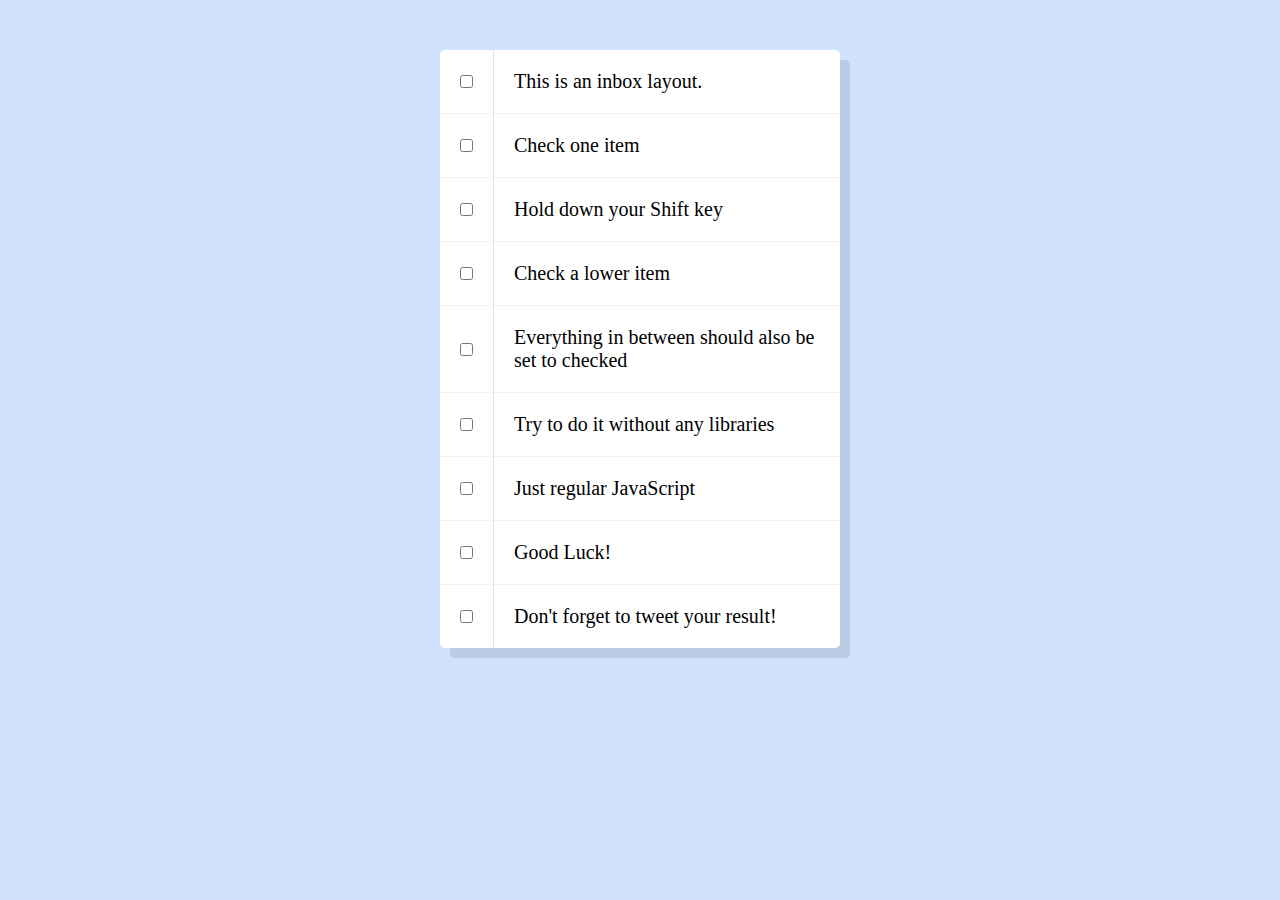
<file: Checkboxes/index.html>
<!DOCTYPE html>
<html lang="en">
<head>
    <meta charset="UTF-8">
    <meta name="viewport" content="width=device-width, initial-scale=1.0">
    <title>Document</title>
    <link rel="stylesheet" href="styles.css">
</head>
<body>
    
    <div class="inbox">
        <div class="item">
          <input type="checkbox">
          <p>This is an inbox layout.</p>
        </div>
        <div class="item">
          <input type="checkbox">
          <p>Check one item</p>
        </div>
        <div class="item">
          <input type="checkbox">
          <p>Hold down your Shift key</p>
        </div>
        <div class="item">
          <input type="checkbox">
          <p>Check a lower item</p>
        </div>
        <div class="item">
          <input type="checkbox">
          <p>Everything in between should also be set to checked</p>
        </div>
        <div class="item">
          <input type="checkbox">
          <p>Try to do it without any libraries</p>
        </div>
        <div class="item">
          <input type="checkbox">
          <p>Just regular JavaScript</p>
        </div>
        <div class="item">
          <input type="checkbox">
          <p>Good Luck!</p>
        </div>
        <div class="item">
          <input type="checkbox">
          <p>Don't forget to tweet your result!</p>
        </div>
      </div>
      <script src="index.js"></script>
</body>
</html>
</file>
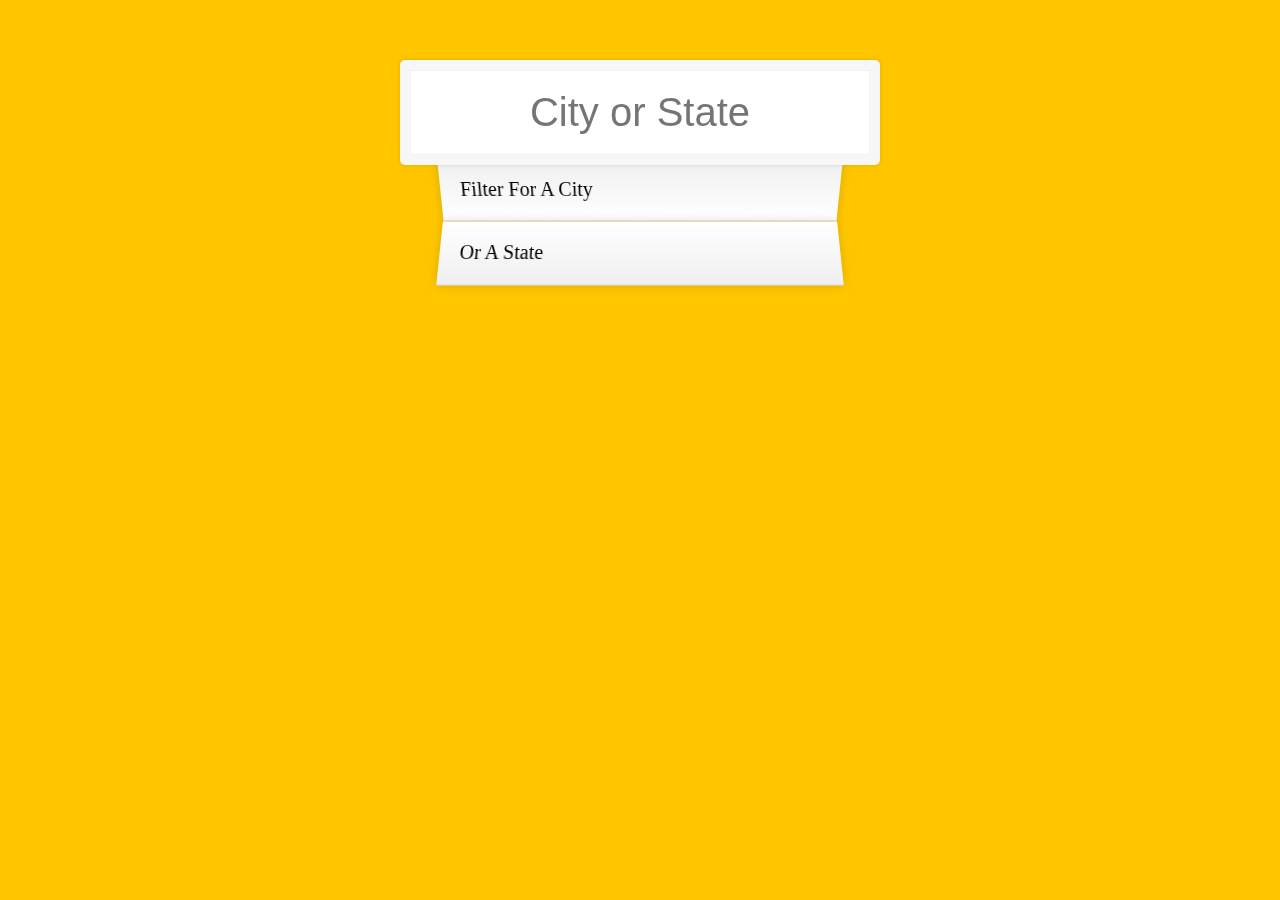
<file: CityPopulations/index.html>
<!DOCTYPE html>
<html lang="en">
<head>
    <meta charset="UTF-8">
    <meta name="viewport" content="width=device-width, initial-scale=1.0">
    <title>Document</title>
    <link rel="stylesheet" href="index.css">
</head>
<body>
    <form class="search-form">
        <input type="text" class="search" placeholder="City or State">
        <ul class="suggestions">
          <li>Filter for a city</li>
          <li>or a state</li>
        </ul>
      </form>
    <script src="index.js"></script>
</body>
</html>
</file>
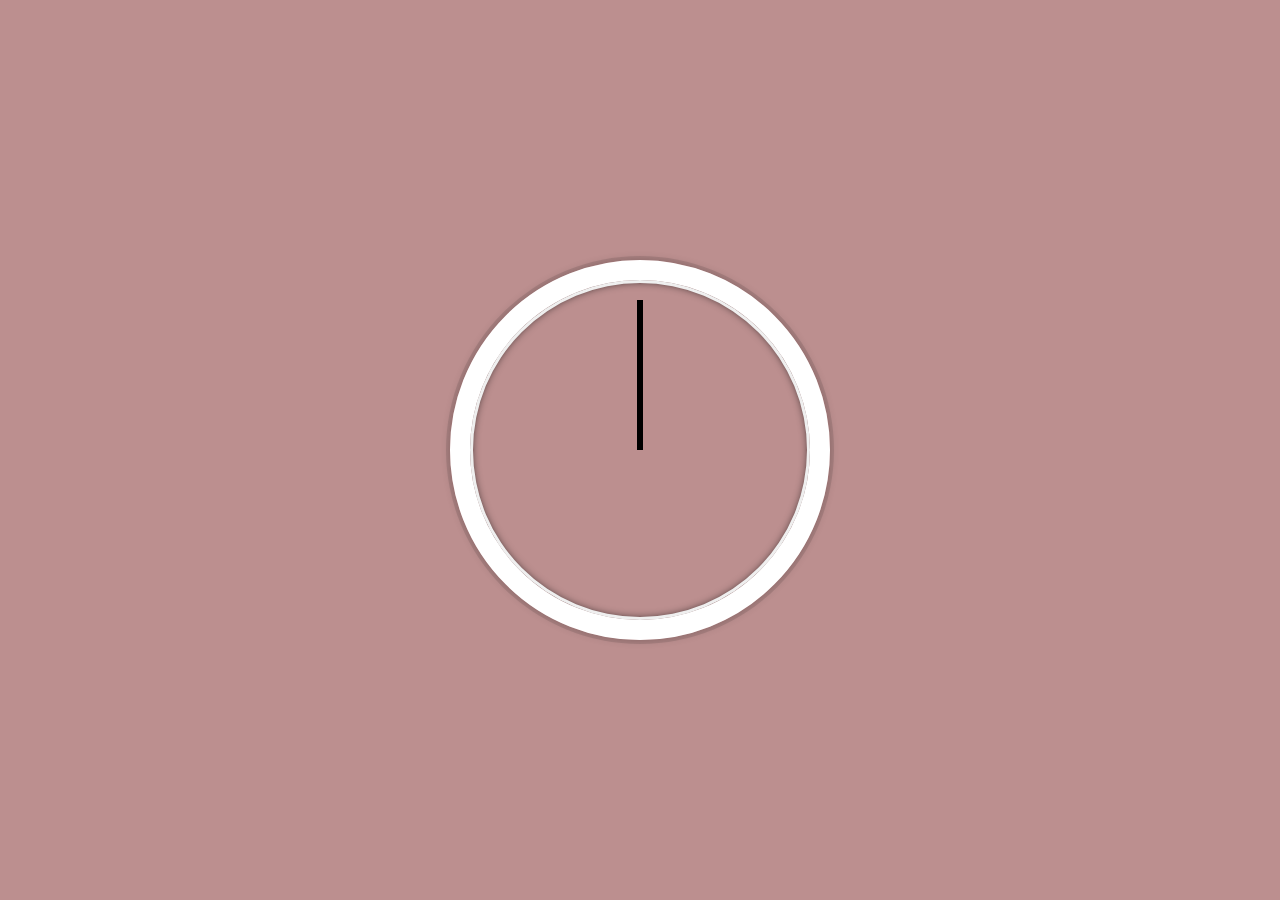
<file: cssClock/index.html>
<!DOCTYPE html>
<html lang="en">
<head>
    <meta charset="UTF-8">
    <meta name="viewport" content="width=device-width, initial-scale=1.0">
    <title>CSS Clock</title>
    <link rel="stylesheet" href="index.css" />
</head>
<body>
    <div class="clock">
        <div class="clock-face">
            <div class="hand hour-hand"></div>
            <div class="hand minute-hand"></div>
            <div class="hand second-hand"></div>
        </div>
    </div>

    <script src="index.js"></script>
</body>
</html>
</file>
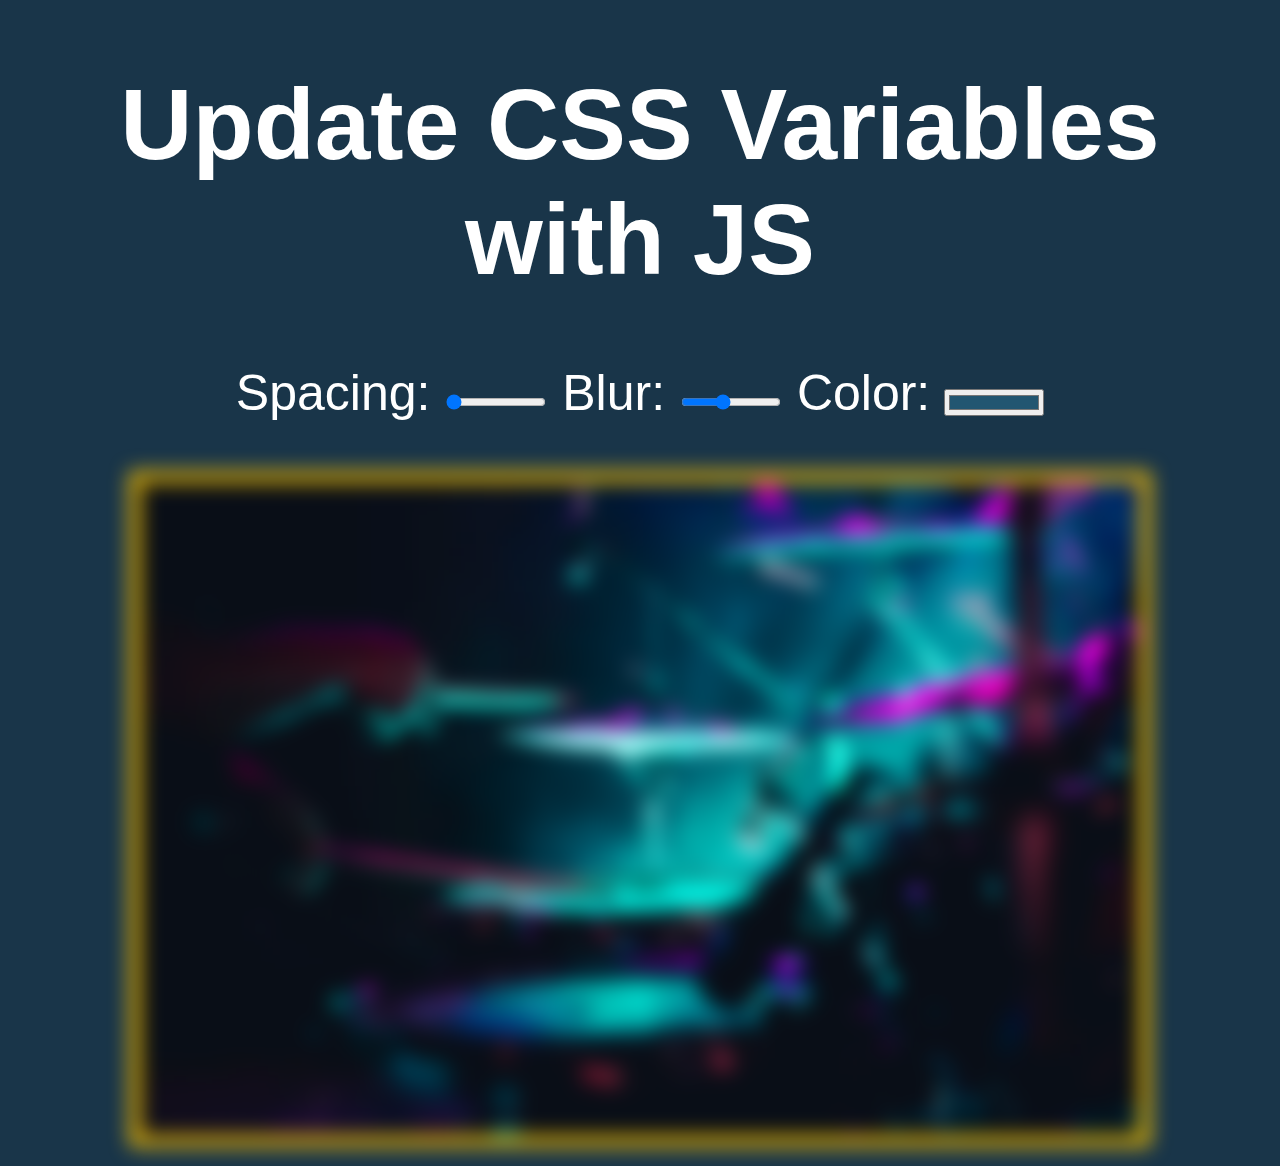
<file: CSSVariables/index.html>
<!DOCTYPE html>
<html lang="en">
<head>
    <meta charset="UTF-8">
    <meta name="viewport" content="width=device-width, initial-scale=1.0">
    <title>CSS Variables and JS</title>
    <link rel="stylesheet" href="index.css" />
</head>
<body>
    <h1 class="title">Update CSS Variables with <span class="h2">JS</span></h1>

    <div class="controls">
        <label for="spacing">Spacing:</label>
        <input id="spacing" type="range" name="spacing" min="10" max="200" value="10" data-sizing="px">
        
        <label for="blur">Blur:</label>
        <input id="blur" type="range" name="blur" min="0" max="25" value="10" data-sizing="px">

        <label for="base">Color:</label>
        <input id="base" type="color" name="base" value="#225671">
    </div>
    <img src="DrumBackground.jpg" />
    <script src="index.js"></script>
</body>
</html>
</file>
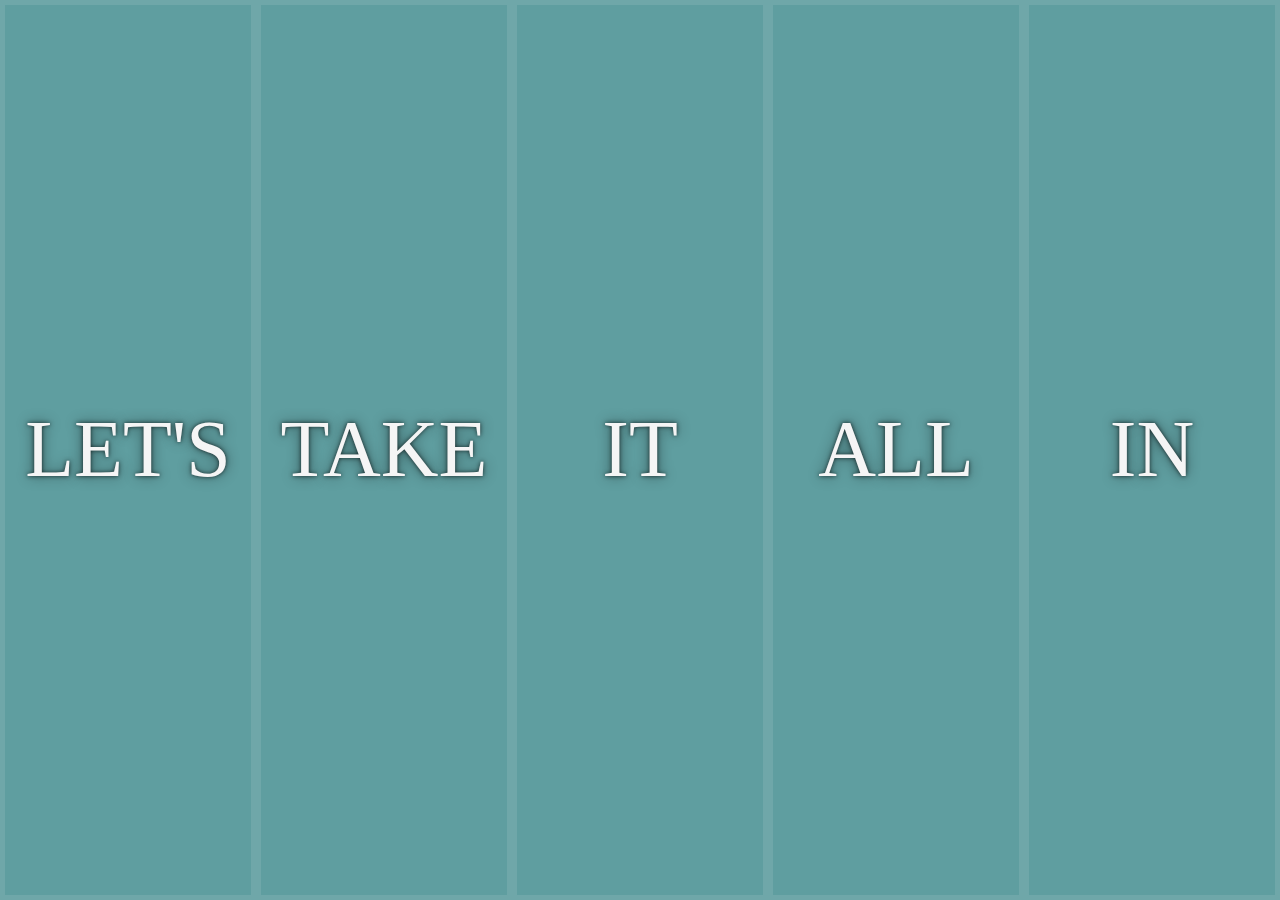
<file: FlexPanelGallery/index.html>
<!DOCTYPE html>
<html lang="en">
<head>
    <meta charset="UTF-8">
    <meta name="viewport" content="width=device-width, initial-scale=1.0">
    <title>Document</title>
    <link rel="stylesheet" href="index.css" />
</head>
<body>
    
  <div class="panels">
    <div class="panel panel1">
      <p>Hey</p>
      <p>Let's</p>
      <p>Dance</p>
    </div>
    <div class="panel panel2">
      <p>Give</p>
      <p>Take</p>
      <p>Receive</p>
    </div>
    <div class="panel panel3">
      <p>Experience</p>
      <p>It</p>
      <p>Today</p>
    </div>
    <div class="panel panel4">
      <p>Give</p>
      <p>All</p>
      <p>You can</p>
    </div>
    <div class="panel panel5">
      <p>Life</p>
      <p>In</p>
      <p>Motion</p>
    </div>
  </div>

    
    <script src="index.js" />
</body>
</html>
</file>
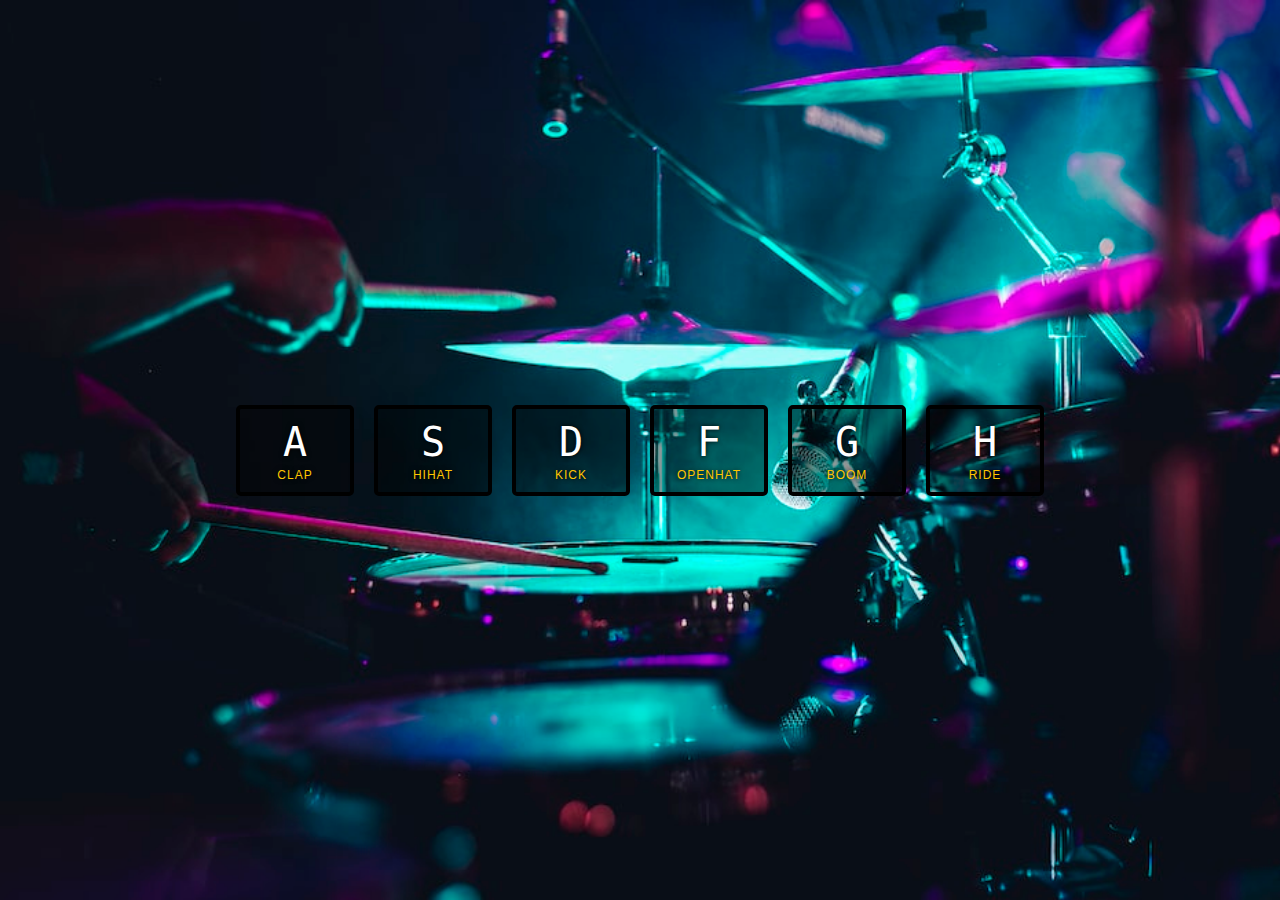
<file: Drummer/DrumKeys.html>
<!DOCTYPE html>
<html lang="en">
<head>
    <meta charset="UTF-8">
    <meta name="viewport" content="width=device-width, initial-scale=1.0">
    <title>Document</title>
    
    <link rel="stylesheet" href="DrumKeys.css" />
</head>
<body>
    <div class="keys">
        <div data-key="65" class="key">
          <kbd>A</kbd>
          <span class="sound">clap</span>
        </div>
        <div data-key="83" class="key">
          <kbd>S</kbd>
          <span class="sound">hihat</span>
        </div>
        <div data-key="68" class="key">
          <kbd>D</kbd>
          <span class="sound">kick</span>
        </div>
        <div data-key="70" class="key">
          <kbd>F</kbd>
          <span class="sound">openhat</span>
        </div>
        <div data-key="71" class="key">
          <kbd>G</kbd>
          <span class="sound">boom</span>
        </div>
        <div data-key="72" class="key">
          <kbd>H</kbd>
          <span class="sound">ride</span>
        </div>
        
      </div>
    
      <audio data-key="65" src="sounds/highclap.wav"></audio>
      <audio data-key="83" src="sounds/hihat.wav"></audio>
      <audio data-key="68" src="sounds/lowclap.wav"></audio>
      <audio data-key="70" src="sounds/Sml-clap1.wav"></audio>
      <audio data-key="71" src="sounds/Snp-clap.wav"></audio>
      <audio data-key="72" src="sounds/Vrb-clap2.wav"></audio>
    
    <script src="DrumKeys.js"></script>
</body>
</html>
</file>
<file: Checkboxes/styles.css>
html {
    font-family: sans-serif;
    background: #D1E2FF;
  }

  .inbox {
    max-width: 400px;
    margin: 50px auto;
    background: white;
    border-radius: 5px;
    box-shadow: 10px 10px 0 rgba(0,0,0,0.1);
  }

  .item {
    display: flex;
    align-items: center;
    border-bottom: 1px solid #F1F1F1;
  }

  .item:last-child {
    border-bottom: 0;
  }

  input:checked + p {
    background: #F9F9F9;
    text-decoration: line-through;
  }

  input[type="checkbox"] {
    margin: 20px;
  }

  p {
    margin: 0;
    padding: 20px;
    transition: background 0.2s;
    flex: 1;
    font-family:'helvetica neue';
    font-size: 20px;
    font-weight: 200;
    border-left: 1px solid #D1E2FF;
  }
</file>
<file: CityPopulations/index.css>
html {
    box-sizing: border-box;
    background: #ffc600;
    font-family: 'helvetica neue';
    font-size: 20px;
    font-weight: 200;
  }
  
  *, *:before, *:after {
    box-sizing: inherit;
  }
  
  input {
    width: 100%;
    padding: 20px;
  }
  
  .search-form {
    max-width: 400px;
    margin: 50px auto;
  }
  
  input.search {
    margin: 0;
    text-align: center;
    outline: 0;
    border: 10px solid #F7F7F7;
    width: 120%;
    left: -10%;
    position: relative;
    top: 10px;
    z-index: 2;
    border-radius: 5px;
    font-size: 40px;
    box-shadow: 0 0 5px rgba(0, 0, 0, 0.12), inset 0 0 2px rgba(0, 0, 0, 0.19);
  }
  
  .suggestions {
    margin: 0;
    padding: 0;
    position: relative;
    /*perspective: 20px;*/
  }
  
  .suggestions li {
    background: white;
    list-style: none;
    border-bottom: 1px solid #D8D8D8;
    box-shadow: 0 0 10px rgba(0, 0, 0, 0.14);
    margin: 0;
    padding: 20px;
    transition: background 0.2s;
    display: flex;
    justify-content: space-between;
    text-transform: capitalize;
  }
  
  .suggestions li:nth-child(even) {
    transform: perspective(100px) rotateX(3deg) translateY(2px) scale(1.001);
    background: linear-gradient(to bottom,  #ffffff 0%,#EFEFEF 100%);
  }
  
  .suggestions li:nth-child(odd) {
    transform: perspective(100px) rotateX(-3deg) translateY(3px);
    background: linear-gradient(to top,  #ffffff 0%,#EFEFEF 100%);
  }
  
  span.population {
    font-size: 15px;
  }
  
  .hl {
    background: #ffc600;
  }
</file>
<file: cssClock/index.css>
html {
    background: rosybrown;
    background-size: cover;
    text-align: center;
    font-size: 10px;
}

body {
    margin: 0;
    font-size: 2rem;
    display: flex;
    flex: 1;
    min-height: 100vh;
    align-items: center;
  }
.clock {
    width: 30rem;
    height: 30rem;
    border: 20px solid white;
    border-radius: 50%;
    margin: 50px auto;
    position: relative;
    padding: 2rem;
    box-shadow: 
        0 0 0 4px rgba(0,0,0,0.1),
        inset 0 0 0 3px #EFEFEF,
        inset 0 0 10px black,
        0 0 10px rgba(0,0,0,0.2);
}

.clock-face {
    position: relative;
    width: 100%;
    height: 100%;
    transform: translateY(-3px);
}

.hand {
    width: 50%;
    height: 6px;
    background: black;
    position: absolute;
    top: 50%;
    transform-origin: 100%;
    transform: rotate(90deg);
    transition: all 0.05s;
    transition-timing-function: cubic-bezier();
}

.hand.second-hand {
    transform: rotate(300 deg);
    color: black;
}
</file>
<file: CSSVariables/index.css>
:root {
    --base: #ffc600;
    --spacing: 10px;
    --blur: 10px;
  }

  img {
    padding: var(--spacing);
    background: var(--base);
    filter: blur(var(--blur));
  }

  .hl {
    color: var(--base);
  }

  /*
    misc styles, nothing to do with CSS variables
  */

  body {
    text-align: center;
    background: #193549;
    color: white;
    font-family: 'helvetica neue', sans-serif;
    font-weight: 100;
    font-size: 50px;
  }

  .controls {
    margin-bottom: 50px;
  }

  input {
    width: 100px;
  }
</file>
<file: FlexPanelGallery/index.css>
body {
    margin: 0;
}
*, *:before, *:after {
    box-sizing: inherit;
}

.panels {
    min-height: 100vh;
    overflow: hidden;
    display: flex;
}

.panel {
    background: cadetblue;
    box-shadow: inset 0 0 0 5px rgba(255, 255, 255, 0.1);
    color: whitesmoke;
    text-align: center;
    align-items: center;
    transition:
        font-size 0.7s cubic-bezier(0.61,-0.19, 0.7,-0.11),
        flex 0.7s cubic-bezier(0.61,-0.19, 0.7,-0.11),
        background 0.2s;
    font-size: 20px;
    background-size: cover;
    background-position: center;
    flex: 1;
    justify-content: center;
    align-items: center;
    display: flex;
    flex-direction: column;
}
.panel1 { background-image:url(https://source.unsplash.com/gYl-UtwNg_I/1500x1500); }
.panel2 { background-image:url(https://source.unsplash.com/rFKUFzjPYiQ/1500x1500); }
.panel3 { background-image:url(https://images.unsplash.com/photo-1465188162913-8fb5709d6d57?ixlib=rb-0.3.5&q=80&fm=jpg&crop=faces&cs=tinysrgb&w=1500&h=1500&fit=crop&s=967e8a713a4e395260793fc8c802901d); }
.panel4 { background-image:url(https://source.unsplash.com/ITjiVXcwVng/1500x1500); }
.panel5 { background-image:url(https://source.unsplash.com/3MNzGlQM7qs/1500x1500); }

    /* Flex Children */
    .panel > * {
      margin: 0;
      width: 100%;
      transition: transform 0.5s;
      flex: 1 0 auto;
      display: flex;
      justify-content: center;
      align-items: center;
    }

    .panel > *:first-child {
        transform: translateY(-100%);
    }
    .panel.open-active > *:first-child { transform: translateY(0); }
    .panel > *:last-child {
        transform: translateY(100%);
    }
    .panel.open-active > *:last-child { transform: translateY(0);}
    

    .panel p {
      text-transform: uppercase;
      font-family: 'Amatic SC', cursive;
      text-shadow: 0 0 4px rgba(0, 0, 0, 0.72), 0 0 14px rgba(0, 0, 0, 0.45);
      font-size: 2em;
    }

    .panel p:nth-child(2) {
      font-size: 4em;
    }

    .panel.open {
      font-size: 40px;
      flex: 5;
    }
</file>
<file: Drummer/DrumKeys.css>
html {
    font-size: 10px;
    background: url('./DrumBackground.jpg') bottom center;
    background-size: cover;
  }
  
  body,html {
    margin: 0;
    padding: 0;
    font-family: sans-serif;
  }
  
  .keys {
    display: flex;
    flex: 1;
    min-height: 100vh;
    align-items: center;
    justify-content: center;
  }
  
  .key {
    border: .4rem solid black;
    border-radius: .5rem;
    margin: 1rem;
    font-size: 1.5rem;
    padding: 1rem .5rem;
    transition: all .07s ease;
    width: 10rem;
    text-align: center;
    color: white;
    background: rgba(0,0,0,0.4);
    text-shadow: 0 0 .5rem black;
  }
  
  .playing {
    transform: scale(1.1);
    border-color: #ffc600;
    box-shadow: 0 0 1rem #ffc600;
  }
  
  kbd {
    display: block;
    font-size: 4rem;
  }
  
  .sound {
    font-size: 1.2rem;
    text-transform: uppercase;
    letter-spacing: .1rem;
    color: #ffc600;
  }
</file>
